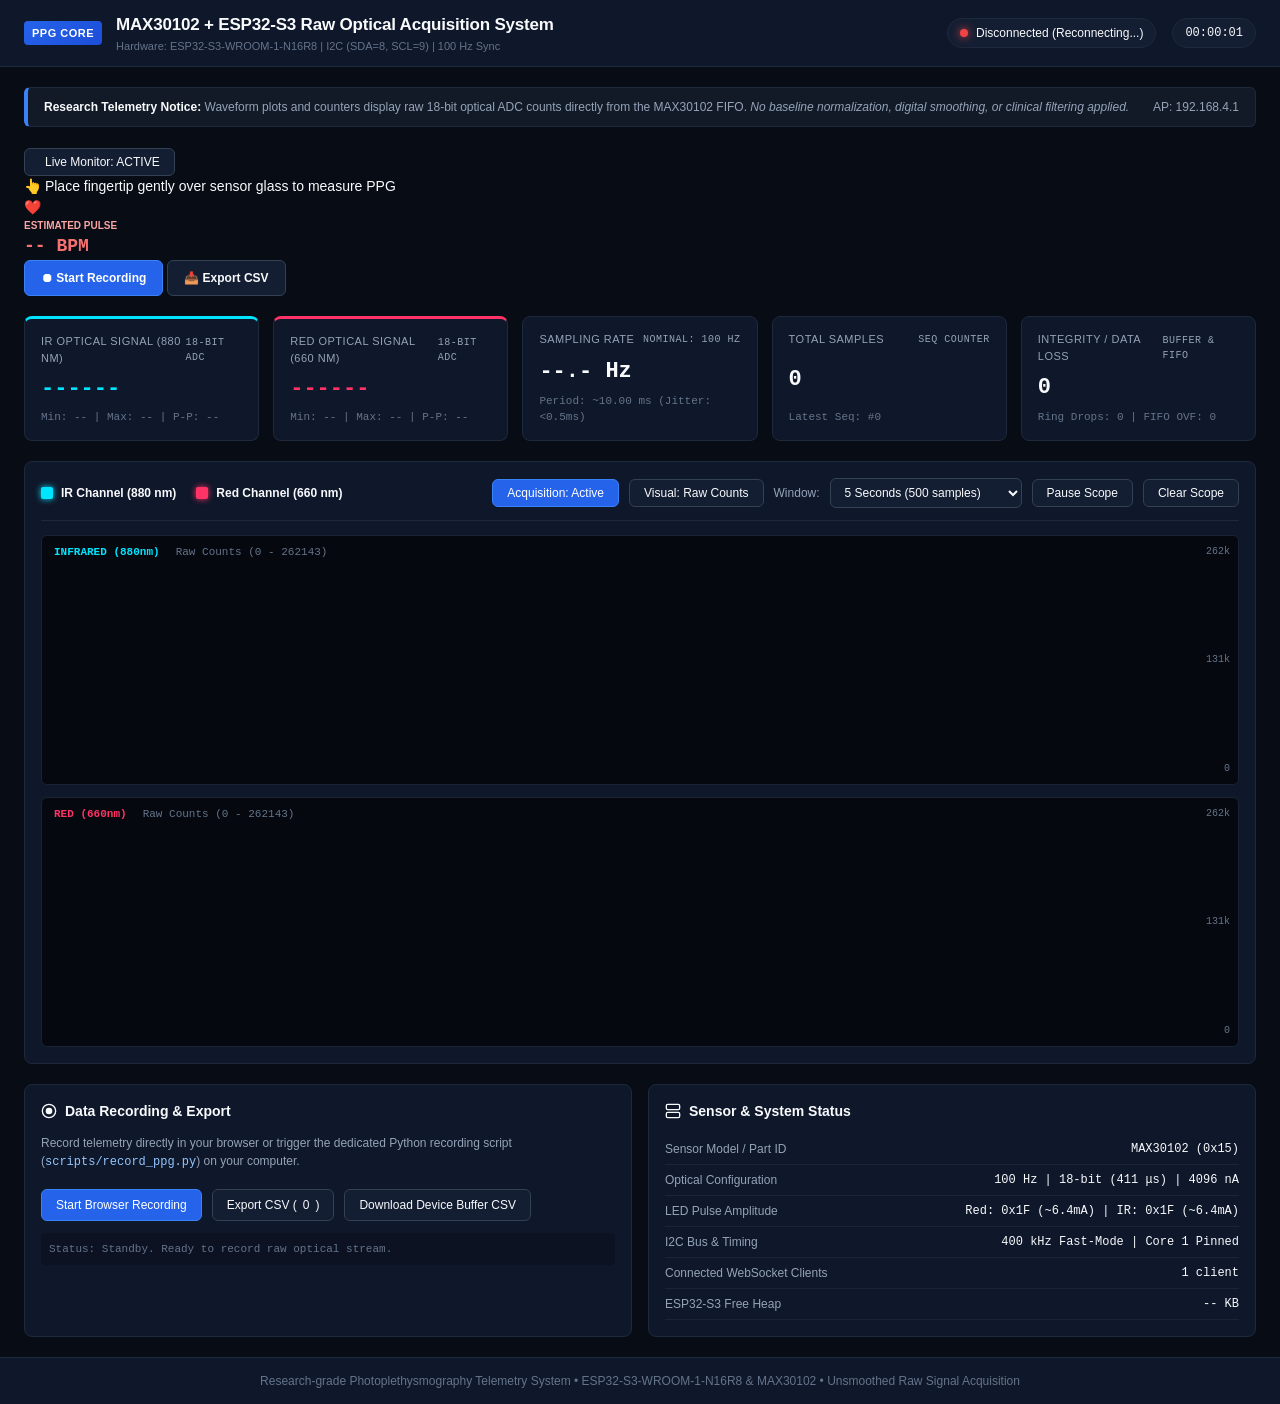
<file: PPG-Acquisition/data/index.html>
<!DOCTYPE html>
<html lang="en">
<head>
    <meta charset="UTF-8">
    <meta name="viewport" content="width=device-width, initial-scale=1.0">
    <title>MAX30102 + ESP32-S3 Raw PPG Acquisition System</title>
    <style>
        :root {
            --bg-base: #080c14;
            --bg-surface: #0f172a;
            --bg-card: #141e33;
            --border: #1e293b;
            --border-highlight: #334155;
            --text-primary: #f8fafc;
            --text-secondary: #94a3b8;
            --text-muted: #64748b;
            --color-ir: #00e5ff;
            --color-red: #ff3366;
            --color-success: #10b981;
            --color-warning: #f59e0b;
            --color-danger: #ef4444;
            --color-accent: #3b82f6;
            --font-mono: ui-monospace, SFMono-Regular, Menlo, Monaco, Consolas, "Liberation Mono", "Courier New", monospace;
            --font-sans: -apple-system, BlinkMacSystemFont, "Segoe UI", Roboto, Helvetica, Arial, sans-serif;
        }

        * {
            box-sizing: border-box;
            margin: 0;
            padding: 0;
        }

        body {
            background-color: var(--bg-base);
            color: var(--text-primary);
            font-family: var(--font-sans);
            font-size: 14px;
            line-height: 1.5;
            min-height: 100vh;
            display: flex;
            flex-direction: column;
            overflow-x: hidden;
        }

        /* Top Navigation Bar */
        header {
            background-color: var(--bg-surface);
            border-bottom: 1px solid var(--border);
            padding: 12px 24px;
            display: flex;
            align-items: center;
            justify-content: space-between;
            flex-wrap: wrap;
            gap: 12px;
        }

        .header-title-group {
            display: flex;
            align-items: center;
            gap: 14px;
        }

        .brand-badge {
            background: linear-gradient(135deg, #2563eb, #1d4ed8);
            color: white;
            padding: 4px 8px;
            border-radius: 4px;
            font-size: 11px;
            font-weight: 700;
            letter-spacing: 0.5px;
            text-transform: uppercase;
        }

        h1 {
            font-size: 17px;
            font-weight: 600;
            letter-spacing: -0.2px;
        }

        .header-status-group {
            display: flex;
            align-items: center;
            gap: 16px;
        }

        .status-pill {
            display: flex;
            align-items: center;
            gap: 8px;
            background-color: var(--bg-card);
            border: 1px solid var(--border);
            padding: 5px 12px;
            border-radius: 9999px;
            font-size: 12px;
            font-weight: 500;
        }

        .status-dot {
            width: 8px;
            height: 8px;
            border-radius: 50%;
            background-color: var(--color-warning);
        }

        .status-dot.connected {
            background-color: var(--color-success);
            box-shadow: 0 0 8px var(--color-success);
        }

        .status-dot.disconnected {
            background-color: var(--color-danger);
            box-shadow: 0 0 8px var(--color-danger);
        }

        /* Main Layout */
        main {
            flex: 1;
            padding: 20px 24px;
            max-width: 1600px;
            width: 100%;
            margin: 0 auto;
            display: flex;
            flex-direction: column;
            gap: 20px;
        }

        /* Notice Banner */
        .telemetry-banner {
            background-color: rgba(30, 41, 59, 0.5);
            border: 1px solid var(--border);
            border-left: 4px solid var(--color-accent);
            padding: 10px 16px;
            border-radius: 6px;
            display: flex;
            justify-content: space-between;
            align-items: center;
            font-size: 12px;
            color: var(--text-secondary);
        }

        .telemetry-banner strong {
            color: var(--text-primary);
        }

        /* Metrics Row */
        .metrics-grid {
            display: grid;
            grid-template-columns: repeat(auto-fit, minmax(200px, 1fr));
            gap: 14px;
        }

        .metric-card {
            background-color: var(--bg-surface);
            border: 1px solid var(--border);
            border-radius: 8px;
            padding: 14px 16px;
            display: flex;
            flex-direction: column;
            justify-content: space-between;
            position: relative;
            overflow: hidden;
        }

        .metric-card.ir-card {
            border-top: 3px solid var(--color-ir);
        }

        .metric-card.red-card {
            border-top: 3px solid var(--color-red);
        }

        .metric-label {
            font-size: 11px;
            text-transform: uppercase;
            letter-spacing: 0.5px;
            color: var(--text-secondary);
            margin-bottom: 6px;
            display: flex;
            justify-content: space-between;
            align-items: center;
        }

        .metric-value {
            font-family: var(--font-mono);
            font-size: 22px;
            font-weight: 700;
            color: var(--text-primary);
        }

        .metric-value.ir {
            color: var(--color-ir);
        }

        .metric-value.red {
            color: var(--color-red);
        }

        .metric-sub {
            font-size: 11px;
            color: var(--text-muted);
            margin-top: 4px;
            font-family: var(--font-mono);
        }

        .metric-value.error-badge {
            color: var(--color-danger);
        }

        /* Oscilloscope Card & Canvas */
        .chart-container-card {
            background-color: var(--bg-surface);
            border: 1px solid var(--border);
            border-radius: 8px;
            padding: 16px;
            display: flex;
            flex-direction: column;
            gap: 14px;
        }

        .chart-toolbar {
            display: flex;
            justify-content: space-between;
            align-items: center;
            flex-wrap: wrap;
            gap: 12px;
            border-bottom: 1px solid var(--border);
            padding-bottom: 12px;
        }

        .chart-legend {
            display: flex;
            align-items: center;
            gap: 20px;
        }

        .legend-item {
            display: flex;
            align-items: center;
            gap: 8px;
            font-size: 12px;
            font-weight: 600;
            cursor: pointer;
            user-select: none;
        }

        .legend-indicator {
            width: 12px;
            height: 12px;
            border-radius: 2px;
        }

        .legend-indicator.ir { background-color: var(--color-ir); box-shadow: 0 0 6px var(--color-ir); }
        .legend-indicator.red { background-color: var(--color-red); box-shadow: 0 0 6px var(--color-red); }

        .toolbar-controls {
            display: flex;
            align-items: center;
            gap: 10px;
            flex-wrap: wrap;
        }

        button, .btn {
            background-color: var(--bg-card);
            border: 1px solid var(--border-highlight);
            color: var(--text-primary);
            padding: 6px 14px;
            border-radius: 6px;
            font-size: 12px;
            font-weight: 500;
            cursor: pointer;
            transition: all 0.15s ease;
            display: inline-flex;
            align-items: center;
            gap: 6px;
            text-decoration: none;
        }

        button:hover, .btn:hover {
            background-color: #1e293b;
            border-color: #475569;
        }

        button.primary {
            background-color: #2563eb;
            border-color: #3b82f6;
            color: white;
        }

        button.primary:hover {
            background-color: #1d4ed8;
        }

        button.danger {
            background-color: #991b1b;
            border-color: #ef4444;
            color: white;
        }

        button.danger:hover {
            background-color: #b91c1c;
        }

        button.active {
            background-color: #1e3a8a;
            border-color: #60a5fa;
            color: #93c5fd;
        }

        select {
            background-color: var(--bg-card);
            border: 1px solid var(--border-highlight);
            color: var(--text-primary);
            padding: 6px 10px;
            border-radius: 6px;
            font-size: 12px;
            cursor: pointer;
            outline: none;
        }

        /* Canvas Wrapper */
        .canvas-stack {
            display: flex;
            flex-direction: column;
            gap: 12px;
        }

        .canvas-pane {
            position: relative;
            background-color: #05080e;
            border: 1px solid #1a2234;
            border-radius: 6px;
            height: 250px;
            width: 100%;
            overflow: hidden;
        }

        canvas {
            display: block;
            width: 100%;
            height: 100%;
        }

        .canvas-overlay-labels {
            position: absolute;
            top: 8px;
            left: 12px;
            font-size: 11px;
            font-family: var(--font-mono);
            color: var(--text-muted);
            pointer-events: none;
            display: flex;
            gap: 16px;
        }

        .canvas-y-axis {
            position: absolute;
            right: 8px;
            top: 8px;
            bottom: 8px;
            display: flex;
            flex-direction: column;
            justify-content: space-between;
            font-size: 10px;
            font-family: var(--font-mono);
            color: var(--text-muted);
            pointer-events: none;
            text-align: right;
        }

        /* Controls & Recording Panel */
        .control-grid {
            display: grid;
            grid-template-columns: repeat(auto-fit, minmax(320px, 1fr));
            gap: 16px;
        }

        .control-card {
            background-color: var(--bg-surface);
            border: 1px solid var(--border);
            border-radius: 8px;
            padding: 16px;
            display: flex;
            flex-direction: column;
            gap: 12px;
        }

        .control-card h3 {
            font-size: 14px;
            font-weight: 600;
            display: flex;
            align-items: center;
            gap: 8px;
            color: var(--text-primary);
        }

        .btn-row {
            display: flex;
            gap: 10px;
            flex-wrap: wrap;
        }

        .info-table {
            width: 100%;
            border-collapse: collapse;
            font-size: 12px;
        }

        .info-table td {
            padding: 6px 0;
            border-bottom: 1px solid rgba(255, 255, 255, 0.05);
        }

        .info-table td:first-child {
            color: var(--text-secondary);
            width: 45%;
        }

        .info-table td:last-child {
            font-family: var(--font-mono);
            color: var(--text-primary);
            text-align: right;
        }

        /* Footer */
        footer {
            background-color: var(--bg-surface);
            border-top: 1px solid var(--border);
            padding: 14px 24px;
            text-align: center;
            font-size: 12px;
            color: var(--text-muted);
        }

        /* Responsive tweaks */
        @media (max-width: 768px) {
            header { padding: 10px 16px; }
            main { padding: 12px 16px; }
            .canvas-pane { height: 200px; }
            .metric-value { font-size: 18px; }
        /* Live Monitor Hero Action Bar */
        .live-monitor-hero {
            background: linear-gradient(135deg, rgba(15, 23, 42, 0.95), rgba(20, 30, 51, 0.95));
            border: 1px solid var(--border-highlight);
            border-radius: 12px;
            padding: 16px 20px;
            display: flex;
            align-items: center;
            justify-content: space-between;
            flex-wrap: wrap;
            gap: 16px;
            box-shadow: 0 8px 24px rgba(0, 0, 0, 0.4);
        }

        .hero-left, .hero-right {
            display: flex;
            align-items: center;
            gap: 14px;
            flex-wrap: wrap;
        }

        .btn-live-monitor {
            background: linear-gradient(135deg, #10b981, #059669);
            color: #ffffff;
            font-size: 14px;
            font-weight: 700;
            padding: 10px 22px;
            border-radius: 8px;
            border: none;
            cursor: pointer;
            display: flex;
            align-items: center;
            gap: 10px;
            transition: all 0.2s ease;
            box-shadow: 0 0 15px rgba(16, 185, 129, 0.4);
        }

        .btn-live-monitor:hover {
            transform: translateY(-1px);
            box-shadow: 0 0 20px rgba(16, 185, 129, 0.6);
        }

        .btn-live-monitor.paused {
            background: linear-gradient(135deg, #334155, #1e293b);
            color: #94a3b8;
            box-shadow: none;
            border: 1px solid var(--border-highlight);
        }

        .pulse-beacon {
            width: 10px;
            height: 10px;
            border-radius: 50%;
            background-color: #ffffff;
            box-shadow: 0 0 8px #ffffff;
            animation: pulse-ring 1.5s infinite;
        }

        .btn-live-monitor.paused .pulse-beacon {
            animation: none;
            background-color: #64748b;
            box-shadow: none;
        }

        @keyframes pulse-ring {
            0% { transform: scale(0.95); opacity: 1; }
            50% { transform: scale(1.3); opacity: 0.7; }
            100% { transform: scale(0.95); opacity: 1; }
        }

        .finger-guide {
            font-size: 13px;
            display: flex;
            align-items: center;
            gap: 8px;
            padding: 8px 14px;
            border-radius: 6px;
            background: rgba(30, 41, 59, 0.6);
            border: 1px solid var(--border);
            color: var(--text-primary);
        }

        .heart-rate-badge {
            background: rgba(239, 68, 68, 0.12);
            border: 1px solid rgba(239, 68, 68, 0.35);
            border-radius: 8px;
            padding: 6px 16px;
            display: flex;
            align-items: center;
            gap: 10px;
        }

        .heart-icon {
            font-size: 20px;
            display: inline-block;
        }

        .heart-icon.beating {
            animation: heart-beat 0.6s ease;
        }

        @keyframes heart-beat {
            0% { transform: scale(1); }
            30% { transform: scale(1.35); }
            60% { transform: scale(1); }
        }
    </style>
</head>
<body>

    <!-- Header -->
    <header>
        <div class="header-title-group">
            <span class="brand-badge">PPG Core</span>
            <div>
                <h1>MAX30102 + ESP32-S3 Raw Optical Acquisition System</h1>
                <div style="font-size: 11px; color: var(--text-muted);">Hardware: ESP32-S3-WROOM-1-N16R8 | I2C (SDA=8, SCL=9) | 100 Hz Sync</div>
            </div>
        </div>
        <div class="header-status-group">
            <div class="status-pill">
                <span class="status-dot" id="wsStatusDot"></span>
                <span id="wsStatusText">Connecting...</span>
            </div>
            <div class="status-pill" style="font-family: var(--font-mono);">
                <span id="headerSessionTime">00:00:00</span>
            </div>
        </div>
    </header>

    <!-- Main Content -->
    <main>
        <!-- Telemetry Notice -->
        <div class="telemetry-banner">
            <div>
                <strong>Research Telemetry Notice:</strong> Waveform plots and counters display raw 18-bit optical ADC counts directly from the MAX30102 FIFO. <em>No baseline normalization, digital smoothing, or clinical filtering applied.</em>
            </div>
            <div id="deviceIpLabel">AP: 192.168.4.1</div>
        </div>

        <!-- Live Monitor Hero Action Bar -->
        <section class="live-monitor-hero">
            <div class="hero-left">
                <button id="btnMainLiveMonitor" class="btn-live-monitor" title="Click to start/pause live optical waveform streaming">
                    <span class="pulse-beacon"></span>
                    <span id="btnMainLiveMonitorText">Live Monitor: ACTIVE</span>
                </button>
                <div class="finger-guide" id="heroFingerGuide">
                    <span id="heroFingerIcon">👆</span>
                    <span id="heroFingerText">Place fingertip gently over sensor glass to measure PPG</span>
                </div>
            </div>
            <div class="hero-right">
                <div class="heart-rate-badge">
                    <span class="heart-icon" id="heartIcon">❤️</span>
                    <div>
                        <div style="font-size: 10px; color: #fca5a5; font-weight: 600;">ESTIMATED PULSE</div>
                        <div style="font-family: var(--font-mono); font-size: 18px; font-weight: 700; color: #f87171;" id="valLiveBPM">-- BPM</div>
                    </div>
                </div>
                <button id="btnQuickRecord" class="btn primary" style="padding: 10px 16px; font-weight: 600;">
                    ⏺ Start Recording
                </button>
                <button id="btnQuickExport" class="btn" style="padding: 10px 16px; font-weight: 600;" disabled>
                    📥 Export CSV
                </button>
            </div>
        </section>

        <!-- Metrics Row -->
        <section class="metrics-grid">
            <!-- Infrared Metric -->
            <div class="metric-card ir-card">
                <div class="metric-label">
                    <span>IR Optical Signal (880 nm)</span>
                    <span style="font-family: var(--font-mono); font-size: 10px;">18-bit ADC</span>
                </div>
                <div class="metric-value ir" id="valRawIR">------</div>
                <div class="metric-sub" id="subIRMinMax">Min: -- | Max: -- | P-P: --</div>
            </div>

            <!-- Red Metric -->
            <div class="metric-card red-card">
                <div class="metric-label">
                    <span>Red Optical Signal (660 nm)</span>
                    <span style="font-family: var(--font-mono); font-size: 10px;">18-bit ADC</span>
                </div>
                <div class="metric-value red" id="valRawRed">------</div>
                <div class="metric-sub" id="subRedMinMax">Min: -- | Max: -- | P-P: --</div>
            </div>

            <!-- Sampling Rate Metric -->
            <div class="metric-card">
                <div class="metric-label">
                    <span>Sampling Rate</span>
                    <span style="font-family: var(--font-mono); font-size: 10px;">Nominal: 100 Hz</span>
                </div>
                <div class="metric-value" id="valSampleRate">--.- Hz</div>
                <div class="metric-sub" id="subInterval">Period: ~10.00 ms (Jitter: <0.5ms)</div>
            </div>

            <!-- Total Samples Metric -->
            <div class="metric-card">
                <div class="metric-label">
                    <span>Total Samples</span>
                    <span style="font-family: var(--font-mono); font-size: 10px;">Seq Counter</span>
                </div>
                <div class="metric-value" id="valTotalSamples">0</div>
                <div class="metric-sub" id="subSeq">Latest Seq: #0</div>
            </div>

            <!-- Dropped Samples / FIFO Overflows Metric -->
            <div class="metric-card">
                <div class="metric-label">
                    <span>Integrity / Data Loss</span>
                    <span style="font-family: var(--font-mono); font-size: 10px;">Buffer & FIFO</span>
                </div>
                <div class="metric-value" id="valLoss">0</div>
                <div class="metric-sub" id="subLossDetails">Ring Drops: 0 | FIFO OVF: 0</div>
            </div>
        </section>

        <!-- Waveform Oscilloscopes -->
        <section class="chart-container-card">
            <div class="chart-toolbar">
                <div class="chart-legend">
                    <div class="legend-item" id="legendToggleIR">
                        <span class="legend-indicator ir"></span>
                        <span>IR Channel (880 nm)</span>
                    </div>
                    <div class="legend-item" id="legendToggleRed">
                        <span class="legend-indicator red"></span>
                        <span>Red Channel (660 nm)</span>
                    </div>
                </div>

                <div class="toolbar-controls">
                    <!-- Hardware Sensor Acquisition Toggle -->
                    <button id="btnAcqToggle" class="primary" title="Start or Stop MAX30102 optical sensor acquisition">
                        Acquisition: Active
                    </button>

                    <!-- Zoom/Display View -->
                    <button id="btnVisualFilter" title="Toggle AC-zoom view on the canvas. Raw data stream remains untouched!">
                        Visual: Raw Counts
                    </button>

                    <!-- Time Window -->
                    <label style="font-size: 12px; color: var(--text-secondary);" for="selectTimeWindow">Window:</label>
                    <select id="selectTimeWindow">
                        <option value="3">3 Seconds (300 samples)</option>
                        <option value="5" selected>5 Seconds (500 samples)</option>
                        <option value="10">10 Seconds (1000 samples)</option>
                    </select>

                    <!-- Pause Rendering -->
                    <button id="btnPauseRender">Pause Scope</button>
                    <!-- Clear Buffer -->
                    <button id="btnClearScope">Clear Scope</button>
                </div>
            </div>

            <div class="canvas-stack">
                <!-- IR Channel Pane -->
                <div class="canvas-pane" id="paneIR">
                    <canvas id="canvasIR"></canvas>
                    <div class="canvas-overlay-labels">
                        <span style="color: var(--color-ir); font-weight: 600;">INFRARED (880nm)</span>
                        <span id="canvasIRInfo">Raw Counts (0 - 262143)</span>
                    </div>
                    <div class="canvas-y-axis" id="axisY_IR">
                        <span id="axisIR_Max">262k</span>
                        <span id="axisIR_Mid">131k</span>
                        <span id="axisIR_Min">0</span>
                    </div>
                </div>

                <!-- Red Channel Pane -->
                <div class="canvas-pane" id="paneRed">
                    <canvas id="canvasRed"></canvas>
                    <div class="canvas-overlay-labels">
                        <span style="color: var(--color-red); font-weight: 600;">RED (660nm)</span>
                        <span id="canvasRedInfo">Raw Counts (0 - 262143)</span>
                    </div>
                    <div class="canvas-y-axis" id="axisY_Red">
                        <span id="axisRed_Max">262k</span>
                        <span id="axisRed_Mid">131k</span>
                        <span id="axisRed_Min">0</span>
                    </div>
                </div>
            </div>
        </section>

        <!-- Controls, Recording, and Sensor Status -->
        <section class="control-grid">
            <!-- Recording Controls -->
            <div class="control-card">
                <h3>
                    <svg width="16" height="16" viewBox="0 0 24 24" fill="none" stroke="currentColor" stroke-width="2"><circle cx="12" cy="12" r="10"/><circle cx="12" cy="12" r="4" fill="currentColor"/></svg>
                    Data Recording & Export
                </h3>
                <p style="font-size: 12px; color: var(--text-secondary);">
                    Record telemetry directly in your browser or trigger the dedicated Python recording script (<code style="color: #93c5fd;">scripts/record_ppg.py</code>) on your computer.
                </p>

                <div class="btn-row" style="margin-top: 6px;">
                    <button class="primary" id="btnToggleRecord">
                        Start Browser Recording
                    </button>
                    <button id="btnExportCSV" disabled>
                        Export CSV (<span id="recordCountLabel">0</span>)
                    </button>
                    <a class="btn" href="/api/download" download="esp32_ppg_buffer.csv" title="Download recent ring buffer directly from ESP32 RAM">
                        Download Device Buffer CSV
                    </a>
                </div>

                <div id="recordingStatusBanner" style="font-size: 11px; font-family: var(--font-mono); color: var(--text-muted); padding: 8px; background: rgba(0,0,0,0.2); border-radius: 4px;">
                    Status: Standby. Ready to record raw optical stream.
                </div>
            </div>

            <!-- Hardware & Acquisition Diagnostics -->
            <div class="control-card">
                <h3>
                    <svg width="16" height="16" viewBox="0 0 24 24" fill="none" stroke="currentColor" stroke-width="2"><rect x="2" y="2" width="20" height="8" rx="2"/><rect x="2" y="14" width="20" height="8" rx="2"/><line x1="6" y1="6" x2="6.01" y2="6"/><line x1="6" y1="18" x2="6.01" y2="18"/></svg>
                    Sensor & System Status
                </h3>
                <table class="info-table">
                    <tr>
                        <td>Sensor Model / Part ID</td>
                        <td id="diagPartID">MAX30102 (0x15)</td>
                    </tr>
                    <tr>
                        <td>Optical Configuration</td>
                        <td>100 Hz | 18-bit (411 &mu;s) | 4096 nA</td>
                    </tr>
                    <tr>
                        <td>LED Pulse Amplitude</td>
                        <td>Red: 0x1F (~6.4mA) | IR: 0x1F (~6.4mA)</td>
                    </tr>
                    <tr>
                        <td>I2C Bus & Timing</td>
                        <td>400 kHz Fast-Mode | Core 1 Pinned</td>
                    </tr>
                    <tr>
                        <td>Connected WebSocket Clients</td>
                        <td id="diagClients">1 client</td>
                    </tr>
                    <tr>
                        <td>ESP32-S3 Free Heap</td>
                        <td id="diagHeap">-- KB</td>
                    </tr>
                </table>
            </div>
        </section>
    </main>

    <!-- Footer -->
    <footer>
        Research-grade Photoplethysmography Telemetry System &bull; ESP32-S3-WROOM-1-N16R8 & MAX30102 &bull; Unsmoothed Raw Signal Acquisition
    </footer>

    <!-- JavaScript Application Logic -->
    <script>
        (function() {
            // Configuration & State
            const CONFIG = {
                wsUrl: `ws://${window.location.host}/ws`,
                nominalFs: 100,
                maxBufferSize: 1200 // Up to 12s of history at 100Hz
            };

            const state = {
                ws: null,
                connected: false,
                paused: false,
                visualAcZoom: false, // Visual-only AC subtraction toggle
                timeWindowSec: 5,
                samples: [], // Array of { seq, t, r, ir }
                startTimeMs: Date.now(),
                totalSamples: 0,
                droppedCount: 0,
                overflowCount: 0,
                measuredFs: 100.0,
                // Client-side recording
                recording: false,
                recordedData: [],
                recordStartTime: 0
            };

            // DOM Elements
            const el = {
                wsDot: document.getElementById('wsStatusDot'),
                wsText: document.getElementById('wsStatusText'),
                sessionTime: document.getElementById('headerSessionTime'),
                valRawIR: document.getElementById('valRawIR'),
                valRawRed: document.getElementById('valRawRed'),
                subIRMinMax: document.getElementById('subIRMinMax'),
                subRedMinMax: document.getElementById('subRedMinMax'),
                valSampleRate: document.getElementById('valSampleRate'),
                valTotalSamples: document.getElementById('valTotalSamples'),
                subSeq: document.getElementById('subSeq'),
                valLoss: document.getElementById('valLoss'),
                subLossDetails: document.getElementById('subLossDetails'),
                btnVisualFilter: document.getElementById('btnVisualFilter'),
                selectTimeWindow: document.getElementById('selectTimeWindow'),
                btnPauseRender: document.getElementById('btnPauseRender'),
                btnClearScope: document.getElementById('btnClearScope'),
                canvasIR: document.getElementById('canvasIR'),
                canvasRed: document.getElementById('canvasRed'),
                axisIR_Max: document.getElementById('axisIR_Max'),
                axisIR_Mid: document.getElementById('axisIR_Mid'),
                axisIR_Min: document.getElementById('axisIR_Min'),
                axisRed_Max: document.getElementById('axisRed_Max'),
                axisRed_Mid: document.getElementById('axisRed_Mid'),
                axisRed_Min: document.getElementById('axisRed_Min'),
                canvasIRInfo: document.getElementById('canvasIRInfo'),
                canvasRedInfo: document.getElementById('canvasRedInfo'),
                btnMainLiveMonitor: document.getElementById('btnMainLiveMonitor'),
                btnMainLiveMonitorText: document.getElementById('btnMainLiveMonitorText'),
                heroFingerGuide: document.getElementById('heroFingerGuide'),
                heroFingerIcon: document.getElementById('heroFingerIcon'),
                heroFingerText: document.getElementById('heroFingerText'),
                heartIcon: document.getElementById('heartIcon'),
                valLiveBPM: document.getElementById('valLiveBPM'),
                btnQuickRecord: document.getElementById('btnQuickRecord'),
                btnQuickExport: document.getElementById('btnQuickExport'),
                btnToggleRecord: document.getElementById('btnToggleRecord'),
                btnExportCSV: document.getElementById('btnExportCSV'),
                recordCountLabel: document.getElementById('recordCountLabel'),
                recordingBanner: document.getElementById('recordingStatusBanner'),
                diagPartID: document.getElementById('diagPartID'),
                diagClients: document.getElementById('diagClients'),
                diagHeap: document.getElementById('diagHeap')
            };

            // Canvas 2D Contexts & High-DPI Scaling
            const ctxIR = el.canvasIR.getContext('2d');
            const ctxRed = el.canvasRed.getContext('2d');

            function resizeCanvases() {
                [el.canvasIR, el.canvasRed].forEach(cv => {
                    const rect = cv.getBoundingClientRect();
                    const dpr = window.devicePixelRatio || 1;
                    cv.width = rect.width * dpr;
                    cv.height = rect.height * dpr;
                });
            }
            window.addEventListener('resize', resizeCanvases);
            resizeCanvases();

            // WebSocket Connection Manager
            function connectWebSocket() {
                const url = (window.location.protocol === 'file:' || !window.location.host) 
                    ? 'ws://192.168.4.1/ws' 
                    : `ws://${window.location.host}/ws`;

                el.wsText.textContent = 'Connecting...';
                el.wsDot.className = 'status-dot';

                state.ws = new WebSocket(url);

                state.ws.onopen = () => {
                    state.connected = true;
                    el.wsDot.className = 'status-dot connected';
                    el.wsText.textContent = 'Live (100 Hz)';
                };

                state.ws.onclose = () => {
                    state.connected = false;
                    el.wsDot.className = 'status-dot disconnected';
                    el.wsText.textContent = 'Disconnected (Reconnecting...)';
                    setTimeout(connectWebSocket, 2000);
                };

                state.ws.onerror = () => {
                    state.ws.close();
                };

                state.ws.onmessage = (event) => {
                    try {
                        const msg = JSON.parse(event.data);
                        handleIncomingMessage(msg);
                    } catch (e) {
                        console.error('JSON parse error:', e);
                    }
                };
            }

            function handleIncomingMessage(msg) {
                if (msg.type === 'batch' && Array.isArray(msg.samples)) {
                    for (let i = 0; i < msg.samples.length; i++) {
                        const s = msg.samples[i];
                        processSample(s);
                    }
                } else if (msg.type === 'sample') {
                    processSample(msg);
                } else if (msg.type === 'status') {
                    updateSystemStatus(msg);
                }
            }

            function processSample(sample) {
                // sample: { seq, t, r, ir }
                state.totalSamples++;
                
                // Add to rolling display buffer
                state.samples.push(sample);
                if (state.samples.length > CONFIG.maxBufferSize) {
                    state.samples.shift();
                }

                // If browser recording is active, append to recordedData
                if (state.recording) {
                    state.recordedData.push(sample);
                    el.recordCountLabel.textContent = state.recordedData.length.toLocaleString();
                }

                // Update latest digital readouts
                el.valRawIR.textContent = sample.ir.toLocaleString();
                el.valRawRed.textContent = sample.r.toLocaleString();
                el.valTotalSamples.textContent = sample.seq.toLocaleString();
                el.subSeq.textContent = `Latest Seq: #${sample.seq}`;

                // Real-time finger presence detection & guidance update
                const isFinger = (sample.ir > 40000);
                if (isFinger) {
                    el.heroFingerIcon.textContent = '💚';
                    el.heroFingerText.textContent = 'Finger detected: Recording pulsatile arterial pulse wave';
                    el.heroFingerGuide.style.borderColor = 'rgba(16, 185, 129, 0.4)';
                } else {
                    el.heroFingerIcon.textContent = '👆';
                    el.heroFingerText.textContent = 'Place fingertip gently on sensor glass (do not press hard)';
                    el.heroFingerGuide.style.borderColor = 'var(--border)';
                    el.valLiveBPM.textContent = '-- BPM';
                    recentRrIntervals = [];
                }

                // Online systolic pulse detector
                if (isFinger) {
                    if (irBaseline === 0) irBaseline = sample.ir;
                    irBaseline = irBaseline * 0.995 + sample.ir * 0.005;
                    const ac = sample.ir - irBaseline;

                    if (!irPeakArm && ac > 800) {
                        irPeakArm = true;
                        const now = Date.now();
                        const dt = now - lastBeatMs;
                        if (lastBeatMs > 0 && dt >= 320 && dt <= 1500) {
                            recentRrIntervals.push(dt);
                            if (recentRrIntervals.length > 4) recentRrIntervals.shift();
                            const avgDt = recentRrIntervals.reduce((a, b) => a + b, 0) / recentRrIntervals.length;
                            const bpm = Math.round(60000 / avgDt);
                            el.valLiveBPM.textContent = `${bpm} BPM`;

                            el.heartIcon.classList.remove('beating');
                            void el.heartIcon.offsetWidth;
                            el.heartIcon.classList.add('beating');
                        }
                        lastBeatMs = now;
                    } else if (irPeakArm && ac < 200) {
                        irPeakArm = false;
                    }
                }
            }

            function updateSystemStatus(st) {
                if (st.fs_act !== undefined) {
                    state.measuredFs = st.fs_act;
                    el.valSampleRate.textContent = `${st.fs_act.toFixed(1)} Hz`;
                }
                if (st.dropped !== undefined) {
                    state.droppedCount = st.dropped;
                }
                if (st.overflow !== undefined) {
                    state.overflowCount = st.overflow;
                }
                const totalLoss = state.droppedCount + state.overflowCount;
                el.valLoss.textContent = totalLoss.toLocaleString();
                if (totalLoss > 0) {
                    el.valLoss.classList.add('error-badge');
                } else {
                    el.valLoss.classList.remove('error-badge');
                }
                el.subLossDetails.textContent = `Ring Drops: ${state.droppedCount} | FIFO OVF: ${state.overflowCount}`;

                if (st.clients !== undefined) {
                    el.diagClients.textContent = `${st.clients} client${st.clients === 1 ? '' : 's'}`;
                }
                if (st.free_heap !== undefined) {
                    el.diagHeap.textContent = `${Math.round(st.free_heap / 1024)} KB`;
                }
            }

            // Rendering Engine for Oscilloscopes
            function render() {
                if (!state.paused && state.samples.length > 2) {
                    const count = Math.min(state.samples.length, state.timeWindowSec * CONFIG.nominalFs);
                    const visibleSamples = state.samples.slice(-count);

                    drawWaveform(ctxIR, el.canvasIR, visibleSamples, 'ir', '#00e5ff', el.axisIR_Max, el.axisIR_Mid, el.axisIR_Min, el.subIRMinMax);
                    drawWaveform(ctxRed, el.canvasRed, visibleSamples, 'r', '#ff3366', el.axisRed_Max, el.axisRed_Mid, el.axisRed_Min, el.subRedMinMax);
                }

                // Session Duration Timer
                const elapsedSec = Math.floor((Date.now() - state.startTimeMs) / 1000);
                const hrs = String(Math.floor(elapsedSec / 3600)).padStart(2, '0');
                const mins = String(Math.floor((elapsedSec % 3600) / 60)).padStart(2, '0');
                const secs = String(elapsedSec % 60).padStart(2, '0');
                el.sessionTime.textContent = `${hrs}:${mins}:${secs}`;

                requestAnimationFrame(render);
            }

            function drawWaveform(ctx, canvas, samples, field, strokeColor, elMax, elMid, elMin, elStats) {
                const w = canvas.width;
                const h = canvas.height;
                const dpr = window.devicePixelRatio || 1;

                ctx.clearRect(0, 0, w, h);

                // Draw background grid lines
                ctx.strokeStyle = 'rgba(255, 255, 255, 0.05)';
                ctx.lineWidth = 1 * dpr;
                const gridYSteps = 4;
                for (let i = 1; i < gridYSteps; i++) {
                    const y = (h / gridYSteps) * i;
                    ctx.beginPath();
                    ctx.moveTo(0, y);
                    ctx.lineTo(w, y);
                    ctx.stroke();
                }

                const gridXSteps = state.timeWindowSec;
                for (let i = 1; i < gridXSteps; i++) {
                    const x = (w / gridXSteps) * i;
                    ctx.beginPath();
                    ctx.moveTo(x, 0);
                    ctx.lineTo(x, h);
                    ctx.stroke();
                }

                if (samples.length < 2) return;

                // Extract values (or compute AC-zoomed values)
                let values = new Float64Array(samples.length);
                let min = Infinity;
                let max = -Infinity;

                if (state.visualAcZoom) {
                    // Running DC baseline subtraction for visual AC pulse inspection
                    // Note: This purely affects display; raw data is untouched
                    let sum = 0;
                    for (let i = 0; i < samples.length; i++) {
                        sum += samples[i][field];
                    }
                    const mean = sum / samples.length;
                    for (let i = 0; i < samples.length; i++) {
                        const val = samples[i][field] - mean;
                        values[i] = val;
                        if (val < min) min = val;
                        if (val > max) max = val;
                    }
                } else {
                    for (let i = 0; i < samples.length; i++) {
                        const val = samples[i][field];
                        values[i] = val;
                        if (val < min) min = val;
                        if (val > max) max = val;
                    }
                }

                // Autoscale with margins
                let range = max - min;
                if (range < 1) range = 1;
                const padding = range * 0.1;
                const scaleMin = min - padding;
                const scaleMax = max + padding;
                const scaleRange = scaleMax - scaleMin;

                // Update Y-axis readout labels
                if (state.visualAcZoom) {
                    elMax.textContent = `+${Math.round(max).toLocaleString()}`;
                    elMid.textContent = `0 (AC)`;
                    elMin.textContent = `${Math.round(min).toLocaleString()}`;
                    elStats.textContent = `AC Peak-to-Peak: ${Math.round(max - min).toLocaleString()} counts`;
                } else {
                    elMax.textContent = Math.round(max).toLocaleString();
                    elMid.textContent = Math.round((min + max) / 2).toLocaleString();
                    elMin.textContent = Math.round(min).toLocaleString();
                    elStats.textContent = `Min: ${min.toLocaleString()} | Max: ${max.toLocaleString()} | P-P: ${(max - min).toLocaleString()}`;
                }

                // Render trace
                ctx.beginPath();
                ctx.strokeStyle = strokeColor;
                ctx.lineWidth = 2 * dpr;
                ctx.lineCap = 'round';
                ctx.lineJoin = 'round';

                const xStep = w / (samples.length - 1);
                for (let i = 0; i < samples.length; i++) {
                    const x = i * xStep;
                    const normY = (values[i] - scaleMin) / scaleRange;
                    const y = h - (normY * h);

                    if (i === 0) {
                        ctx.moveTo(x, y);
                    } else {
                        ctx.lineTo(x, y);
                    }
                }
                ctx.stroke();

                // Glow effect under line
                ctx.shadowColor = strokeColor;
                ctx.shadowBlur = 4 * dpr;
                ctx.stroke();
                ctx.shadowBlur = 0; // reset
            }

            // Toolbar Controls & Event Listeners
            const btnAcq = document.getElementById('btnAcqToggle');
            if (btnAcq) {
                btnAcq.addEventListener('click', async () => {
                    try {
                        const res = await fetch('/api/control?action=toggle');
                        const data = await res.json();
                        if (data.acquiring) {
                            btnAcq.textContent = 'Acquisition: Active';
                            btnAcq.className = 'primary';
                        } else {
                            btnAcq.textContent = 'Acquisition: Stopped';
                            btnAcq.className = 'danger';
                        }
                    } catch (e) {
                        console.error('Failed to toggle sensor acquisition:', e);
                    }
                });
            }

            el.selectTimeWindow.addEventListener('change', (e) => {
                state.timeWindowSec = parseInt(e.target.value, 10);
            });

            el.btnPauseRender.addEventListener('click', () => {
                state.paused = !state.paused;
                el.btnPauseRender.textContent = state.paused ? 'Resume Scope' : 'Pause Scope';
                el.btnPauseRender.classList.toggle('active', state.paused);
            });

            el.btnClearScope.addEventListener('click', () => {
                state.samples = [];
                resizeCanvases();
            });

            // Hero Live Monitor Start/Pause Control
            el.btnMainLiveMonitor.addEventListener('click', () => {
                state.paused = !state.paused;
                if (state.paused) {
                    el.btnMainLiveMonitor.className = 'btn-live-monitor paused';
                    el.btnMainLiveMonitorText.textContent = 'Live Monitor: PAUSED (Click to Start)';
                    el.btnPauseRender.textContent = 'Resume Scope';
                    el.btnPauseRender.classList.add('active');
                } else {
                    el.btnMainLiveMonitor.className = 'btn-live-monitor';
                    el.btnMainLiveMonitorText.textContent = 'Live Monitor: ACTIVE';
                    el.btnPauseRender.textContent = 'Pause Scope';
                    el.btnPauseRender.classList.remove('active');
                }
            });

            // Quick Record & Quick Export synchronizers
            el.btnQuickRecord.addEventListener('click', () => {
                el.btnToggleRecord.click();
                if (state.recording) {
                    el.btnQuickRecord.textContent = '⏹ Stop Recording';
                    el.btnQuickRecord.className = 'btn danger';
                    el.btnQuickExport.disabled = true;
                } else {
                    el.btnQuickRecord.textContent = '⏺ Start Recording';
                    el.btnQuickRecord.className = 'btn primary';
                    el.btnQuickExport.disabled = (state.recordedData.length === 0);
                }
            });

            el.btnQuickExport.addEventListener('click', () => {
                el.btnExportCSV.click();
            });

            el.btnVisualFilter.addEventListener('click', () => {
                state.visualAcZoom = !state.visualAcZoom;
                if (state.visualAcZoom) {
                    el.btnVisualFilter.textContent = 'Visual: AC Pulsatile Zoom';
                    el.btnVisualFilter.classList.add('active');
                    el.canvasIRInfo.textContent = 'AC Dynamic Component (Mean Removed for Visual Inspection)';
                    el.canvasRedInfo.textContent = 'AC Dynamic Component (Mean Removed for Visual Inspection)';
                } else {
                    el.btnVisualFilter.textContent = 'Visual: Raw Counts';
                    el.btnVisualFilter.classList.remove('active');
                    el.canvasIRInfo.textContent = 'Raw Counts (0 - 262143)';
                    el.canvasRedInfo.textContent = 'Raw Counts (0 - 262143)';
                }
            });

            // Browser Recording & CSV Export
            el.btnToggleRecord.addEventListener('click', () => {
                if (!state.recording) {
                    // Start Recording
                    state.recording = true;
                    state.recordedData = [];
                    state.recordStartTime = Date.now();
                    el.btnToggleRecord.textContent = 'Stop Recording';
                    el.btnToggleRecord.className = 'danger';
                    el.btnExportCSV.disabled = true;
                    el.recordingBanner.innerHTML = `<span style="color: #ef4444; font-weight: bold;">&#x25CF; RECORDING IN PROGRESS:</span> Logging raw optical stream at 100 Hz...`;
                } else {
                    // Stop Recording
                    state.recording = false;
                    el.btnToggleRecord.textContent = 'Start Browser Recording';
                    el.btnToggleRecord.className = 'primary';
                    el.btnExportCSV.disabled = (state.recordedData.length === 0);
                    const durSec = ((Date.now() - state.recordStartTime) / 1000).toFixed(1);
                    el.recordingBanner.innerHTML = `<strong>Recording Complete:</strong> Captured ${state.recordedData.length.toLocaleString()} samples over ${durSec} seconds. Click 'Export CSV' to save.`;
                }
            });

            el.btnExportCSV.addEventListener('click', () => {
                if (state.recordedData.length === 0) return;

                const sessionId = 'rec_' + new Date().toISOString().replace(/[:.]/g, '-');
                let csv = `# MAX30102 Raw Optical PPG Telemetry\n`;
                csv += `# Session ID: ${sessionId}\n`;
                csv += `# Host: ${window.location.host || '192.168.4.1'}\n`;
                csv += `# Start Time UTC: ${new Date(state.recordStartTime).toISOString()}\n`;
                csv += `# Nominal Sample Rate: ${CONFIG.nominalFs} Hz\n`;
                csv += `# ADC Resolution: 18-bit (411 us pulse width)\n`;
                csv += `# LED Currents: Red = 0x1F (~6.4mA), IR = 0x1F (~6.4mA)\n`;
                csv += `session_id,seq,timestamp_us,raw_red,raw_ir\n`;

                for (let i = 0; i < state.recordedData.length; i++) {
                    const s = state.recordedData[i];
                    csv += `${sessionId},${s.seq},${s.t},${s.r},${s.ir}\n`;
                }

                const blob = new Blob([csv], { type: 'text/csv;charset=utf-8;' });
                const url = URL.createObjectURL(blob);
                const a = document.createElement('a');
                a.href = url;
                a.download = `ppg_${sessionId}.csv`;
                document.body.appendChild(a);
                a.click();
                document.body.removeChild(a);
                URL.revokeObjectURL(url);
            });

            // Start initialization
            connectWebSocket();
            requestAnimationFrame(render);
        })();
    </script>
</body>
</html>
</file>
